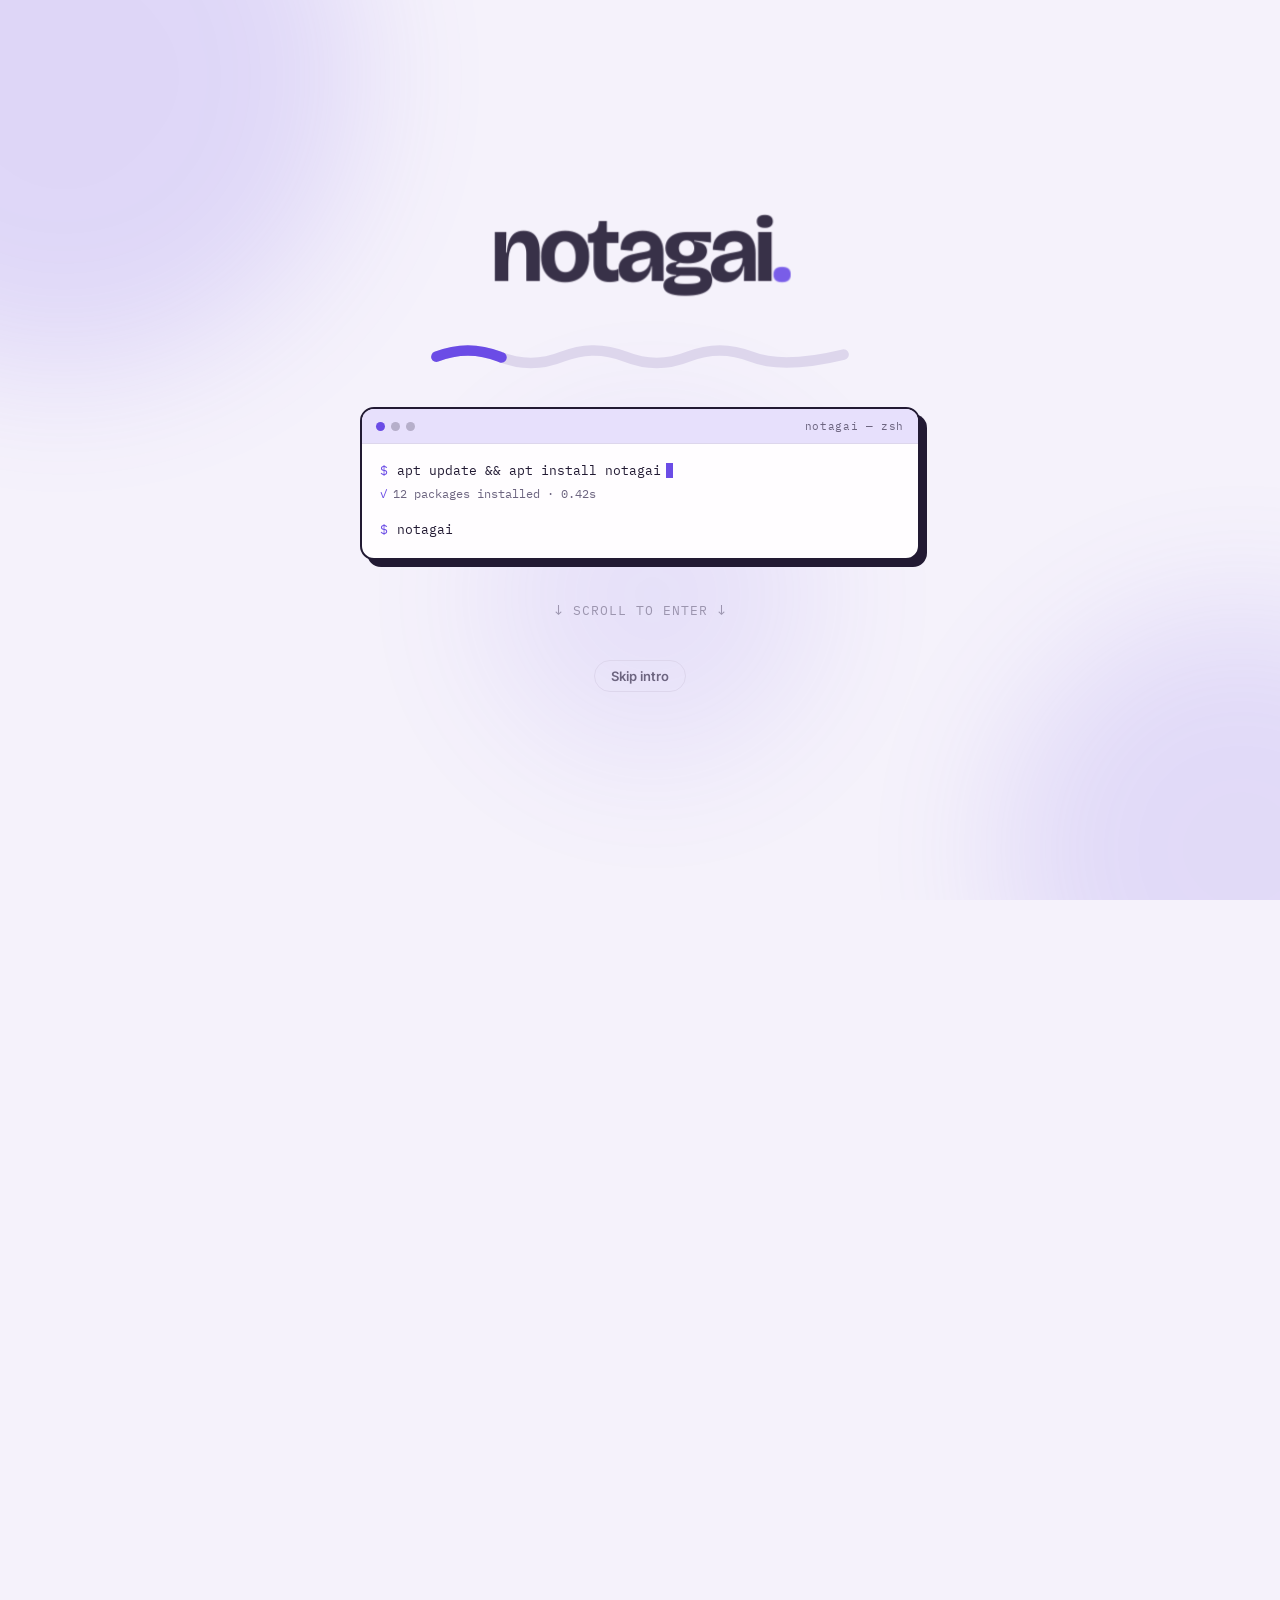
<file: index.html>
<!doctype html>
<html lang="en" class="intro-html">

<head>
  <meta charset="utf-8">
  <meta name="viewport" content="width=device-width,initial-scale=1">
  <title>Notagai</title>
  <meta name="description" content="Notagai: student developer building software, games, and experiments.">
  <meta name="theme-color" content="#f5f2fb">
  <meta property="og:title" content="Notagai">
  <meta property="og:description" content="Notagai: student developer building software, games, and experiments.">
  <script>document.documentElement.classList.add("intro-js")</script>
  <link rel="icon" href="favicon.svg" type="image/svg+xml">
  <link rel="preconnect" href="https://fonts.googleapis.com">
  <link rel="preconnect" href="https://fonts.gstatic.com" crossorigin>
  <link
    href="https://fonts.googleapis.com/css2?family=Bricolage+Grotesque:opsz,wght@12..96,500;12..96,700&family=IBM+Plex+Mono&family=Inter:wght@400;600&display=swap"
    rel="stylesheet">
  <link rel="stylesheet" href="styles.css">
  <link rel="prefetch" href="home.html">
  <script src="intro.js" defer></script>
  <script src="bujiji.js" defer></script>
</head>

<body class="intro-page">
  <main class="intro" id="intro">
    <div class="intro-bg" aria-hidden="true">
      <span class="blob b1"></span>
      <span class="blob b2"></span>
      <span class="blob b3"></span>
    </div>
    <div class="intro-stage">
      <h1 class="intro-word">
        <span class="sr-only">notagai.</span>
        <span class="intro-letters" aria-hidden="true"><span style="--i:0">n</span><span style="--i:1">o</span><span
            style="--i:2">t</span><span style="--i:3">a</span><span style="--i:4">g</span><span
            style="--i:5">a</span><span style="--i:6">i</span><span class="dot" style="--i:7">.</span></span>
      </h1>
      <svg class="intro-squiggle" viewBox="0 0 200 12" preserveAspectRatio="xMidYMid meet" aria-hidden="true">
        <path class="track" d="M3 7 Q 18 1 33 7 T 63 7 T 93 7 T 123 7 T 153 7 T 197 6" />
        <path class="draw" pathLength="100" d="M3 7 Q 18 1 33 7 T 63 7 T 93 7 T 123 7 T 153 7 T 197 6" />
      </svg>
      <div class="intro-term" aria-hidden="true">
        <div class="intro-term-bar">
          <span class="intro-dots"><i></i><i></i><i></i></span>
          <span class="intro-term-title">notagai — zsh</span>
        </div>
        <p class="intro-term-line"><span class="intro-prompt">$</span><span class="intro-term-cmd">apt update &amp;&amp; apt install notagai</span><span class="intro-caret"></span></p>
        <p class="intro-term-note"><span class="intro-tick">✓</span>12 packages installed · 0.42s</p>
      </div>
      <div class="intro-cue" aria-hidden="true"><span class="arrow">↓</span> scroll to enter <span class="arrow">↓</span></div>
      <a class="intro-skip" href="home.html">Skip intro</a>
    </div>
  </main>
</body>

</html>
</file>
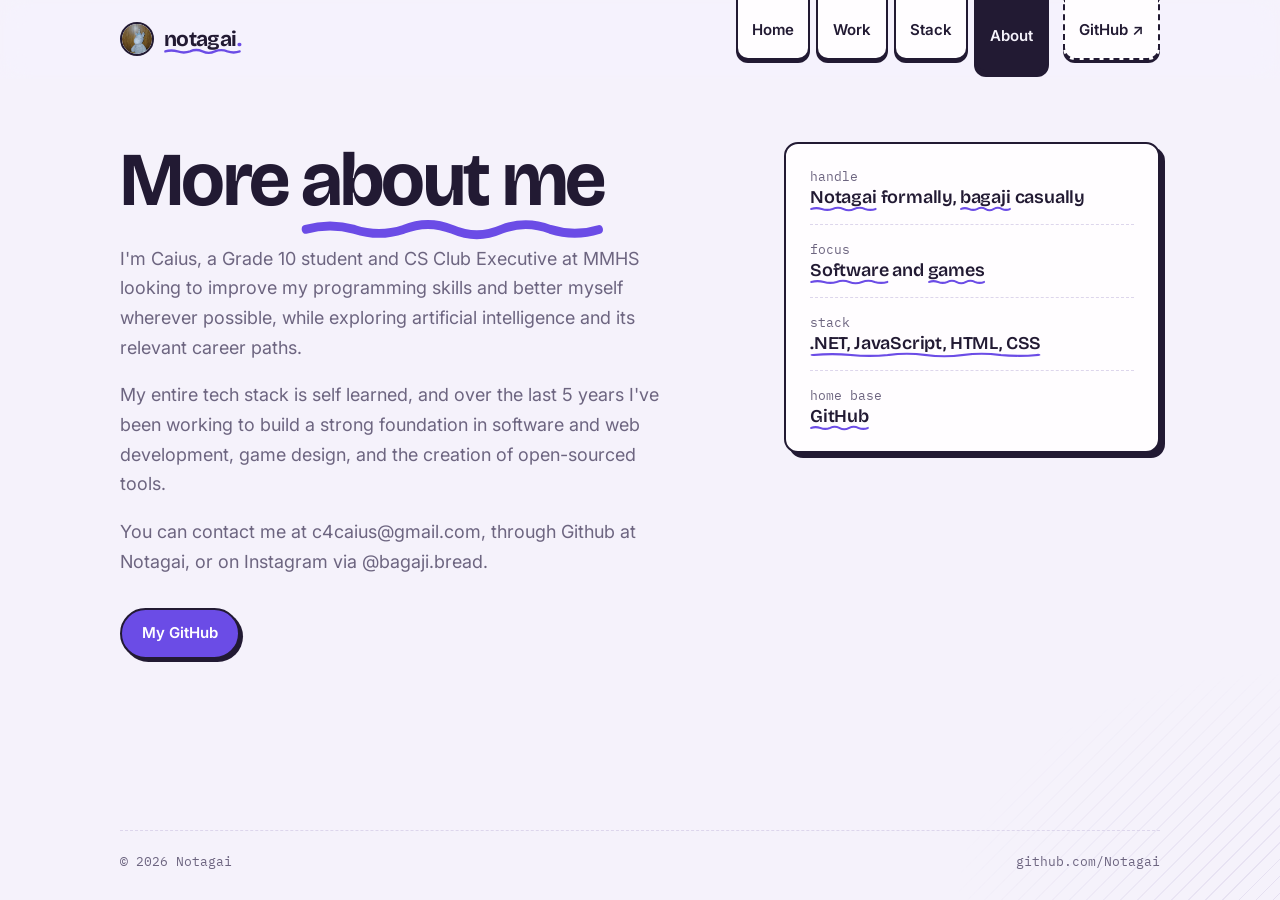
<file: about.html>
<!doctype html>
<html lang="en">
<head>
<meta charset="utf-8">
<meta name="viewport" content="width=device-width,initial-scale=1">
<title>About · Notagai</title>
<meta name="description" content="About Notagai, a student developer who likes useful and ridiculous projects.">
<meta name="theme-color" content="#f5f2fb">
<meta property="og:title" content="About · Notagai">
<meta property="og:description" content="About Notagai, a student developer who likes useful and ridiculous projects.">
<script>document.documentElement.classList.add("nav-js")</script>
<link rel="icon" href="favicon.svg" type="image/svg+xml">
<link rel="preconnect" href="https://fonts.googleapis.com"><link rel="preconnect" href="https://fonts.gstatic.com" crossorigin><link href="https://fonts.googleapis.com/css2?family=Bricolage+Grotesque:opsz,wght@12..96,500;12..96,700&family=IBM+Plex+Mono&family=Inter:wght@400;600&display=swap" rel="stylesheet">
<link rel="stylesheet" href="styles.css">
<script src="scrollbar.js" defer></script>
<script src="nav.js" defer></script>
<script src="squiggle.js" defer></script>
</head>
<body>
<header class="site-header">
  <div class="wrap nav">
    <a class="wordmark" href="home.html" aria-label="Notagai home">
      <img src="favicon.png" alt="">
      <span class="squiggle wm-squiggle">notagai<span class="dot">.</span><svg viewBox="0 0 200 12" preserveAspectRatio="none" aria-hidden="true"><path d="M3 7 Q 18 1 33 7 T 63 7 T 93 7 T 123 7 T 153 7 T 197 6"/></svg></span>
    </a>
    <button class="nav-toggle" type="button" aria-expanded="false" aria-controls="site-nav" aria-label="Open menu"><span></span><span></span><span></span></button>
    <nav class="tabs" id="site-nav" aria-label="Main">
      <a href="home.html">Home</a>
      <a href="work.html">Work</a>
      <a href="stack.html">Stack</a>
      <a href="about.html" class="active" aria-current="page">About</a>
      <a class="github-link" href="https://github.com/Notagai" target="_blank" rel="noopener noreferrer">GitHub ↗</a>
    </nav>
  </div>
</header>
<main class="wrap page about">
  <section>
    <h1>More <span class="squiggle">about me<svg viewBox="0 0 200 12" preserveAspectRatio="none" aria-hidden="true"><path d="M3 7 Q 18 1 33 7 T 63 7 T 93 7 T 123 7 T 153 7 T 197 6"/></svg></span></h1>
    <p>I'm Caius, a Grade 10 student and CS Club Executive at MMHS looking to improve my programming skills and better myself wherever possible, while exploring artificial intelligence and its relevant career paths.</p>
    <p>My entire tech stack is self learned, and over the last 5 years I've been working to build a strong foundation in software and web development, game design, and the creation of open-sourced tools.</p>
    <p>You can contact me at c4caius@gmail.com, through Github at Notagai, or on Instagram via @bagaji.bread.</p>
    <div class="actions"><a class="button" href="https://github.com/Notagai" target="_blank" rel="noopener noreferrer">My GitHub</a></div>
  </section>
  <dl class="facts">
    <div><dt>handle</dt><dd><span class="squiggle">Notagai<svg viewBox="0 0 200 12" preserveAspectRatio="none" aria-hidden="true"><path d="M3 7 Q 18 1 33 7 T 63 7 T 93 7 T 123 7 T 153 7 T 197 6"/></svg></span> formally, <span class="squiggle">bagaji<svg viewBox="0 0 200 12" preserveAspectRatio="none" aria-hidden="true"><path d="M3 7 Q 18 1 33 7 T 63 7 T 93 7 T 123 7 T 153 7 T 197 6"/></svg></span> casually</dd></div>
    <div><dt>focus</dt><dd><span class="squiggle">Software<svg viewBox="0 0 200 12" preserveAspectRatio="none" aria-hidden="true"><path d="M3 7 Q 18 1 33 7 T 63 7 T 93 7 T 123 7 T 153 7 T 197 6"/></svg></span> and <span class="squiggle">games<svg viewBox="0 0 200 12" preserveAspectRatio="none" aria-hidden="true"><path d="M3 7 Q 18 1 33 7 T 63 7 T 93 7 T 123 7 T 153 7 T 197 6"/></svg></span></dd></div>
    <div><dt>stack</dt><dd><span class="squiggle">.NET, JavaScript, HTML, CSS<svg viewBox="0 0 200 12" preserveAspectRatio="none" aria-hidden="true"><path d="M3 7 Q 18 1 33 7 T 63 7 T 93 7 T 123 7 T 153 7 T 197 6"/></svg></span></dd></div>
    <div><dt>home base</dt><dd><span class="squiggle">GitHub<svg viewBox="0 0 200 12" preserveAspectRatio="none" aria-hidden="true"><path d="M3 7 Q 18 1 33 7 T 63 7 T 93 7 T 123 7 T 153 7 T 197 6"/></svg></span></dd></div>
  </dl>
</main>
<footer class="wrap footer">
  <span>© 2026 Notagai</span>
  <a href="https://github.com/Notagai" target="_blank" rel="noopener noreferrer">github.com/Notagai</a>
</footer>
</body>
</html>
</file>
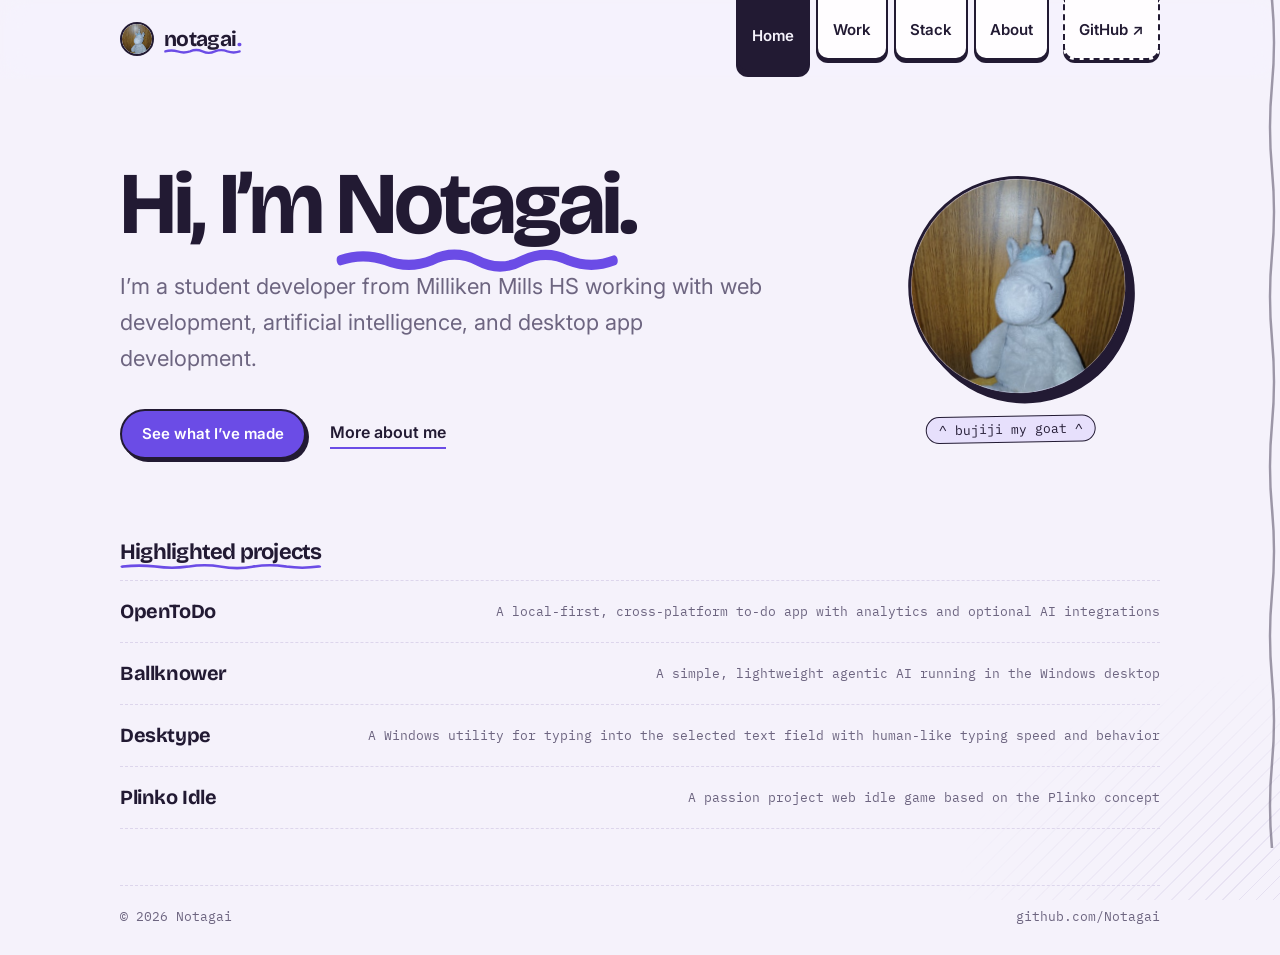
<file: home.html>
<!doctype html>
<html lang="en">

<head>
  <meta charset="utf-8">
  <meta name="viewport" content="width=device-width,initial-scale=1">
  <title>Home · Notagai</title>
  <meta name="description" content="Notagai: student developer building software, games, and experiments.">
  <meta name="theme-color" content="#f5f2fb">
  <meta property="og:title" content="Home · Notagai">
  <meta property="og:description" content="Notagai: student developer building software, games, and experiments.">
  <script>document.documentElement.classList.add("nav-js")</script>
  <link rel="icon" href="favicon.svg" type="image/svg+xml">
  <link rel="preconnect" href="https://fonts.googleapis.com">
  <link rel="preconnect" href="https://fonts.gstatic.com" crossorigin>
  <link
    href="https://fonts.googleapis.com/css2?family=Bricolage+Grotesque:opsz,wght@12..96,500;12..96,700&family=IBM+Plex+Mono&family=Inter:wght@400;600&display=swap"
    rel="stylesheet">
  <link rel="stylesheet" href="styles.css">
  <script src="scrollbar.js" defer></script>
  <script src="nav.js" defer></script>
  <script src="squiggle.js" defer></script>
  <script src="spin.js" defer></script>
</head>

<body>
  <header class="site-header">
    <div class="wrap nav">
      <a class="wordmark" href="home.html" aria-label="Notagai home">
        <img src="favicon.png" alt="">
        <span class="squiggle wm-squiggle">notagai<span class="dot">.</span><svg viewBox="0 0 200 12" preserveAspectRatio="none" aria-hidden="true"><path d="M3 7 Q 18 1 33 7 T 63 7 T 93 7 T 123 7 T 153 7 T 197 6"/></svg></span>
      </a>
      <button class="nav-toggle" type="button" aria-expanded="false" aria-controls="site-nav"
        aria-label="Open menu"><span></span><span></span><span></span></button>
      <nav class="tabs" id="site-nav" aria-label="Main">
        <a href="home.html" class="active" aria-current="page">Home</a>
        <a href="work.html">Work</a>
        <a href="stack.html">Stack</a>
        <a href="about.html">About</a>
        <a class="github-link" href="https://github.com/Notagai" target="_blank" rel="noopener noreferrer">GitHub ↗</a>
      </nav>
    </div>
  </header>
  <main class="wrap">
    <section class="hero">
      <div>
        <h1>Hi, I’m <span class="squiggle">Notagai<svg viewBox="0 0 200 12" preserveAspectRatio="none"
              aria-hidden="true">
              <path d="M3 7 Q 18 1 33 7 T 63 7 T 93 7 T 123 7 T 153 7 T 197 6" />
            </svg></span>.</h1>
        <p class="lede">I’m a student developer from Milliken Mills HS working with web development, artificial
          intelligence, and desktop app development.</p>
        <div class="actions">
          <a class="button" href="work.html">See what I’ve made</a>
          <a class="text-link" href="about.html">More about me</a>
        </div>
      </div>
      <div class="sticker">
        <div class="photo"><img src="favicon.png" alt="Notagai logo"></div>
        <span class="tag">^ bujiji my goat ^</span>
      </div>
    </section>
    <section class="recent" aria-labelledby="r">
      <h2 id="r"><span class="squiggle">Highlighted projects<svg viewBox="0 0 200 12" preserveAspectRatio="none"
            aria-hidden="true">
            <path d="M3 7 Q 18 1 33 7 T 63 7 T 93 7 T 123 7 T 153 7 T 197 6" />
          </svg></span></h2>
      <ul>
        <li><a href="https://github.com/Notagai/OpenToDo" target="_blank" rel="noopener noreferrer"><strong>OpenToDo</strong><span>A local-first, cross-platform
              to-do app with analytics and optional AI integrations</span></a></li>
        <li><a href="https://ballknower.notagai.com" target="_blank" rel="noopener noreferrer"><strong>Ballknower</strong><span>A simple, lightweight agentic AI
              running in the Windows desktop</span></a></li>
        <li><a href="https://github.com/Notagai/Desktype" target="_blank" rel="noopener noreferrer"><strong>Desktype</strong><span>A Windows utility for typing
              into the selected text field with human-like typing speed and behavior</span></a></li>
        </span></a></li>
        <li><a href="https://plinko.notagai.com" target="_blank" rel="noopener noreferrer"><strong>Plinko Idle</strong><span>A passion project web idle game based
              on the Plinko concept</span></a></li>
      </ul>
    </section>
  </main>
  <footer class="wrap footer">
    <span>© 2026 Notagai</span>
    <a href="https://github.com/Notagai" target="_blank" rel="noopener noreferrer">github.com/Notagai</a>
  </footer>
</body>

</html>
</file>
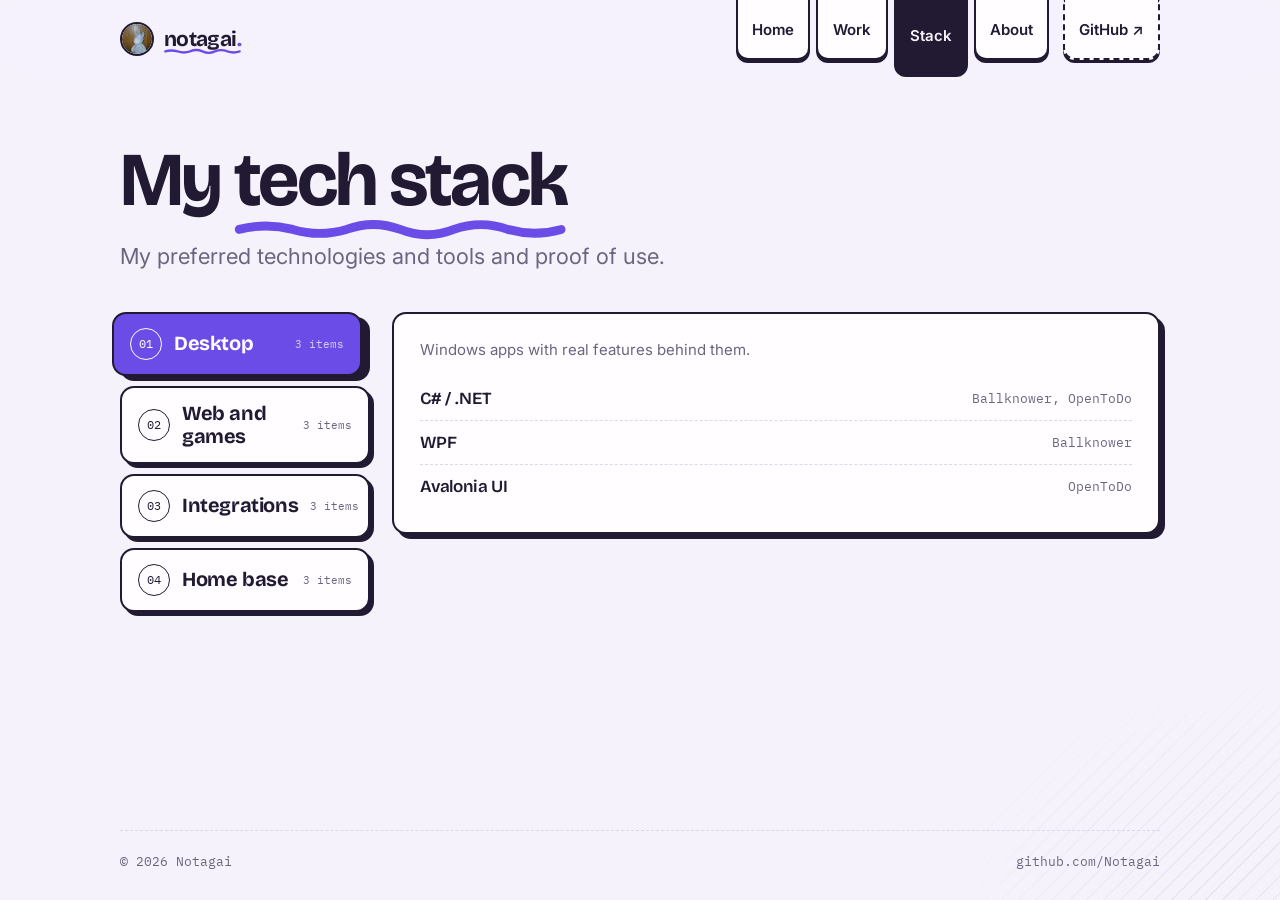
<file: stack.html>
<!doctype html>
<html lang="en">

<head>
  <meta charset="utf-8">
  <meta name="viewport" content="width=device-width,initial-scale=1">
  <title>Stack · Notagai</title>
  <meta name="description" content="The languages, tools, and platforms Notagai builds with.">
  <meta name="theme-color" content="#f5f2fb">
  <meta property="og:title" content="Stack · Notagai">
  <meta property="og:description" content="The languages, tools, and platforms Notagai builds with.">
  <script>document.documentElement.classList.add("nav-js", "stack-js")</script>
  <link rel="icon" href="favicon.svg" type="image/svg+xml">
  <link rel="preconnect" href="https://fonts.googleapis.com">
  <link rel="preconnect" href="https://fonts.gstatic.com" crossorigin>
  <link
    href="https://fonts.googleapis.com/css2?family=Bricolage+Grotesque:opsz,wght@12..96,500;12..96,700&family=IBM+Plex+Mono&family=Inter:wght@400;600&display=swap"
    rel="stylesheet">
  <link rel="stylesheet" href="styles.css">
  <script src="scrollbar.js" defer></script>
  <script src="nav.js" defer></script>
  <script src="squiggle.js" defer></script>
  <script src="stack-tabs.js" defer></script>
</head>

<body class="stack-page">
  <header class="site-header">
    <div class="wrap nav">
      <a class="wordmark" href="home.html" aria-label="Notagai home">
        <img src="favicon.png" alt="">
        <span class="squiggle wm-squiggle">notagai<span class="dot">.</span><svg viewBox="0 0 200 12"
            preserveAspectRatio="none" aria-hidden="true">
            <path d="M3 7 Q 18 1 33 7 T 63 7 T 93 7 T 123 7 T 153 7 T 197 6" />
          </svg></span>
      </a>
      <button class="nav-toggle" type="button" aria-expanded="false" aria-controls="site-nav"
        aria-label="Open menu"><span></span><span></span><span></span></button>
      <nav class="tabs" id="site-nav" aria-label="Main">
        <a href="home.html">Home</a>
        <a href="work.html">Work</a>
        <a href="stack.html" class="active" aria-current="page">Stack</a>
        <a href="about.html">About</a>
        <a class="github-link" href="https://github.com/Notagai" target="_blank" rel="noopener noreferrer">GitHub ↗</a>
      </nav>
    </div>
  </header>
  <main class="wrap page">
    <h1>My <span class="squiggle">tech stack<svg viewBox="0 0 200 12" preserveAspectRatio="none" aria-hidden="true">
          <path d="M3 7 Q 18 1 33 7 T 63 7 T 93 7 T 123 7 T 153 7 T 197 6" />
        </svg></span></h1>
    <p class="lede">My preferred technologies and tools and proof of use.</p>

    <div class="stack-shell">
      <div class="stack-rail" role="tablist" aria-label="Tech stack" aria-orientation="vertical">
        <button class="stack-tab" type="button" role="tab" id="stack-tab-1" aria-selected="true"
          aria-controls="stack-panel-1" tabindex="0">
          <span class="stack-tab-index" aria-hidden="true">01</span>
          <span class="stack-tab-title">Desktop</span>
          <span class="stack-tab-count"></span>
        </button>
        <button class="stack-tab" type="button" role="tab" id="stack-tab-2" aria-selected="false"
          aria-controls="stack-panel-2" tabindex="-1">
          <span class="stack-tab-index" aria-hidden="true">02</span>
          <span class="stack-tab-title">Web and games</span>
          <span class="stack-tab-count"></span>
        </button>
        <button class="stack-tab" type="button" role="tab" id="stack-tab-3" aria-selected="false"
          aria-controls="stack-panel-3" tabindex="-1">
          <span class="stack-tab-index" aria-hidden="true">03</span>
          <span class="stack-tab-title">Integrations</span>
          <span class="stack-tab-count"></span>
        </button>
        <button class="stack-tab" type="button" role="tab" id="stack-tab-4" aria-selected="false"
          aria-controls="stack-panel-4" tabindex="-1">
          <span class="stack-tab-index" aria-hidden="true">04</span>
          <span class="stack-tab-title">Home base</span>
          <span class="stack-tab-count"></span>
        </button>
      </div>

      <div class="stack-panels">
        <section class="stack-panel is-active" id="stack-panel-1" role="tabpanel" aria-labelledby="stack-tab-1"
          tabindex="0">
          <p>Windows apps with real features behind them.</p>
          <ul>
            <li><strong>C# / .NET</strong><span>Ballknower, OpenToDo</span></li>
            <li><strong>WPF</strong><span>Ballknower</span></li>
            <li><strong>Avalonia UI</strong><span>OpenToDo</span></li>
          </ul>
        </section>
        <section class="stack-panel" id="stack-panel-2" role="tabpanel" aria-labelledby="stack-tab-2" tabindex="0">
          <p>Browser games with no framework in the way.</p>
          <ul>
            <li><strong>JavaScript</strong><span>All projects have documentation sites</span></li>
            <li><strong>HTML</strong><span>All projects have documentation sites</span></li>
            <li><strong>CSS</strong><span>All projects have documentation sites</span></li>
          </ul>
        </section>
        <section class="stack-panel" id="stack-panel-3" role="tabpanel" aria-labelledby="stack-tab-3" tabindex="0">
          <p>Connecting projects to things people already use.</p>
          <ul>
            <li><strong>AI assistants &amp; APIs</strong><span>Ballknower, OpenToDo</span></li>
            <li><strong>Google integrations</strong><span>Ballknower, OpenToDo</span></li>
            <li><strong>Windows API integration</strong><span>Desktype</span></li>
          </ul>
        </section>
        <section class="stack-panel" id="stack-panel-4" role="tabpanel" aria-labelledby="stack-tab-4" tabindex="0">
          <p>Where the code lives and this site is served from.</p>
          <ul>
            <li><strong>Git and GitHub</strong><span>Every project</span></li>
            <li><strong>Web deployment</strong><span>Most projects have sites</span></li>
            <li><strong>Desktop deployment</strong><span>OpenToDo, Desktype, Ballknower</span></li>
          </ul>
        </section>
      </div>
    </div>
  </main>
  <footer class="wrap footer">
    <span>© 2026 Notagai</span>
    <a href="https://github.com/Notagai" target="_blank" rel="noopener noreferrer">github.com/Notagai</a>
  </footer>
</body>

</html>
</file>
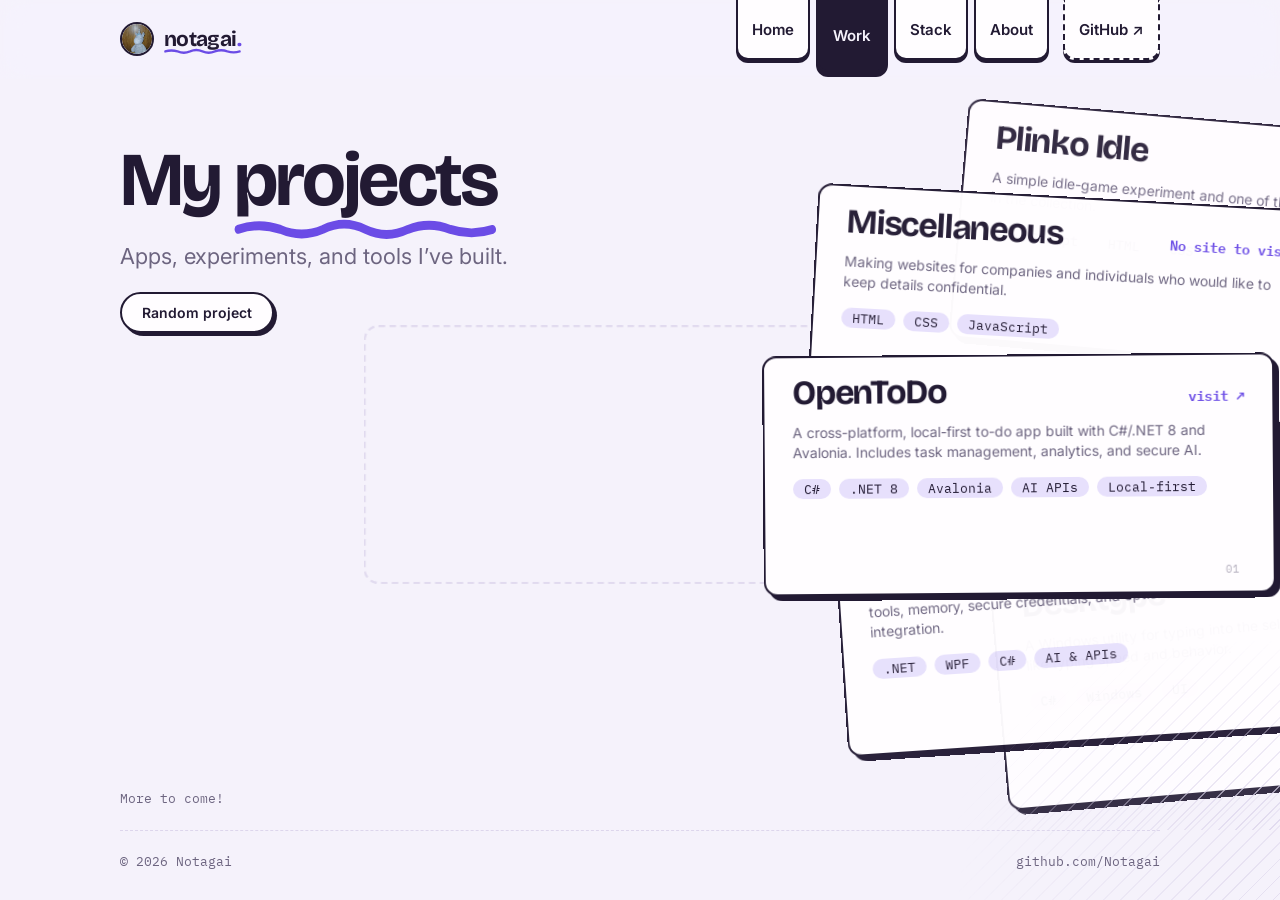
<file: work.html>
<!doctype html>
<html lang="en">

<head>
  <meta charset="utf-8">
  <meta name="viewport" content="width=device-width,initial-scale=1">
  <title>Work · Notagai</title>
  <meta name="description" content="Projects by Notagai: Ballknower, Boba Game, Plinko Idle and more.">
  <meta name="theme-color" content="#f5f2fb">
  <meta property="og:title" content="Work · Notagai">
  <meta property="og:description" content="Projects by Notagai: Ballknower, Boba Game, Plinko Idle and more.">
  <script>document.documentElement.classList.add("nav-js")</script>
  <link rel="icon" href="favicon.svg" type="image/svg+xml">
  <link rel="preconnect" href="https://fonts.googleapis.com">
  <link rel="preconnect" href="https://fonts.gstatic.com" crossorigin>
  <link
    href="https://fonts.googleapis.com/css2?family=Bricolage+Grotesque:opsz,wght@12..96,500;12..96,700&family=IBM+Plex+Mono&family=Inter:wght@400;600&display=swap"
    rel="stylesheet">
  <link rel="stylesheet" href="styles.css">
  <script src="scrollbar.js" defer></script>
  <script src="nav.js" defer></script>
  <script src="squiggle.js" defer></script>
  <script src="work-carousel.js" defer></script>
</head>

<body class="work-page">
  <header class="site-header">
    <div class="wrap nav">
      <a class="wordmark" href="home.html" aria-label="Notagai home">
        <img src="favicon.png" alt="">
        <span class="squiggle wm-squiggle">notagai<span class="dot">.</span><svg viewBox="0 0 200 12" preserveAspectRatio="none" aria-hidden="true"><path d="M3 7 Q 18 1 33 7 T 63 7 T 93 7 T 123 7 T 153 7 T 197 6"/></svg></span>
      </a>
      <button class="nav-toggle" type="button" aria-expanded="false" aria-controls="site-nav"
        aria-label="Open menu"><span></span><span></span><span></span></button>
      <nav class="tabs" id="site-nav" aria-label="Main">
        <a href="home.html">Home</a>
        <a href="work.html" class="active" aria-current="page">Work</a>
        <a href="stack.html">Stack</a>
        <a href="about.html">About</a>
        <a class="github-link" href="https://github.com/Notagai" target="_blank" rel="noopener noreferrer">GitHub ↗</a>
      </nav>
    </div>
  </header>
  <main class="wrap page">
    <div class="work-head">
      <h1>My <span class="squiggle">projects<svg viewBox="0 0 200 12" preserveAspectRatio="none" aria-hidden="true">
            <path d="M3 7 Q 18 1 33 7 T 63 7 T 93 7 T 123 7 T 153 7 T 197 6" />
          </svg></span></h1>
      <p class="lede">Apps, experiments, and tools I’ve built. </p>
      <button class="deck-random" type="button">Random project</button>
    </div>
    <div class="deck-wrap">
      <div class="deck" id="project-deck">
        <a class="project deck-card" href="https://github.com/Notagai/OpenToDo" target="_blank" rel="noopener noreferrer" data-title="OpenToDo">
          <div class="project-head">
            <h2>OpenToDo</h2><span class="go">visit ↗</span>
          </div>
          <p>A cross-platform, local-first to-do app built with C#/.NET 8 and Avalonia. Includes task management,
            analytics, and secure AI.</p>
          <div class="chips"><span class="chip">C#</span><span class="chip">.NET 8</span><span
              class="chip">Avalonia</span><span class="chip">AI APIs</span><span class="chip">Local-first</span></div>
          <span class="deck-cue" aria-hidden="true">click again to visit ↗</span>
        </a>
        <a class="project deck-card" href="https://ballknower.notagai.com" target="_blank" rel="noopener noreferrer" data-title="Ballknower">
          <div class="project-head">
            <h2>Ballknower</h2><span class="go">visit ↗</span>
          </div>
          <p>Windows desktop AI assistant built with WPF and .NET, with local tools, memory, secure credentials, and
            optional Google Drive integration.</p>
          <div class="chips"><span class="chip">.NET</span><span class="chip">WPF</span><span class="chip">C#</span><span
              class="chip">AI & APIs</span></div>
          <span class="deck-cue" aria-hidden="true">click again to visit ↗</span>
        </a>
        <a class="project deck-card" href="https://github.com/Notagai/Desktype" target="_blank" rel="noopener noreferrer" data-title="Desktype">
          <div class="project-head">
            <h2>Desktype</h2><span class="go">visit ↗</span>
          </div>
          <p>A Windows utility for typing into the selected text field with human-like typing speed and behavior.</p>
          <div class="chips"><span class="chip">C#</span><span class="chip">Windows</span><span class="chip">UI</span>
          </div>
          <span class="deck-cue" aria-hidden="true">click again to visit ↗</span>
        </a>
        <div class="project deck-card" data-title="MMHS CS Club Website">
          <div class="project-head">
            <h2>MMHS CS Club Website</h2><span class="go">No site yet</span>
          </div>
          <p>Made the official website and landing page for the MMHS Computer Studies Club.</p>
          <div class="chips"><span class="chip">HTML</span><span class="chip">CSS</span><span
              class="chip">JavaScript</span></div>
          <span class="deck-cue" aria-hidden="true">no site to visit</span>
        </div>
        <a class="project deck-card" href="https://icdstudy.notagai.com" target="_blank" rel="noopener noreferrer" data-title="ICD201 Study Guide">
          <div class="project-head">
            <h2>ICD201 Study Guide</h2><span class="go">visit ↗</span>
          </div>
          <p>A compact study-guide project for keeping course material organized and useful.</p>
          <div class="chips"><span class="chip">JavaScript</span><span class="chip">HTML</span><span
              class="chip">CSS</span></div>
          <span class="deck-cue" aria-hidden="true">click again to visit ↗</span>
        </a>
        <a class="project deck-card" href="https://boba.notagai.com" target="_blank" rel="noopener noreferrer" data-title="Boba Game">
          <div class="project-head">
            <h2>Boba Game</h2><span class="go">visit ↗</span>
          </div>
          <p>A JavaScript boba-shop game with quests, easter eggs, and a growing roadmap of upgrades and systems.</p>
          <div class="chips"><span class="chip">JavaScript</span><span class="chip">HTML</span><span
              class="chip">CSS</span><span class="chip status">deprecated</span></div>
          <span class="deck-cue" aria-hidden="true">click again to visit ↗</span>
        </a>
        <a class="project deck-card" href="https://plinko.notagai.com" target="_blank" rel="noopener noreferrer" data-title="Plinko Idle">
          <div class="project-head">
            <h2>Plinko Idle</h2><span class="go">visit ↗</span>
          </div>
          <p>A simple idle-game experiment and one of the earlier game projects in the collection.</p>
          <div class="chips"><span class="chip">JavaScript</span><span class="chip">HTML</span><span
              class="chip">CSS</span></div>
          <span class="deck-cue" aria-hidden="true">click again to visit ↗</span>
        </a>
        <div class="project deck-card" data-title="Miscellaneous">
          <div class="project-head">
            <h2>Miscellaneous</h2><span class="go">No site to visit</span>
          </div>
          <p>Making websites for companies and individuals who would like to keep details confidential.</p>
          <div class="chips"><span class="chip">HTML</span><span class="chip">CSS</span><span
              class="chip">JavaScript</span></div>
          <span class="deck-cue" aria-hidden="true">no site to visit</span>
        </div>
      </div>
      <div class="deck-hatch" aria-hidden="true"></div>
      <p class="deck-hint"><span>wheel to spin the deck</span><span>hover a card to focus it</span><span>click to pull it out</span><span>click again to visit</span></p>
    </div>
    <p class="deck-more">More to come!</p>
  </main>
  <footer class="wrap footer">
    <span>© 2026 Notagai</span>
    <a href="https://github.com/Notagai" target="_blank" rel="noopener noreferrer">github.com/Notagai</a>
  </footer>
</body>

</html>
</file>
<file: styles.css>
/* notagai.dev: taro milk tea palette, Bricolage Grotesque + Plex Mono */
:root{
  --bg:#f5f2fb; --card:#fffdff; --ink:#221a33; --muted:#6d6580; --line:#ddd6ec;
  --accent:#6b4ce6; --accent-soft:#e7e0fc; --pearl:#3b2a24; --shadow:#221a33; --glow:rgba(107,76,230,.45); --glass:rgba(245,242,251,.55);
  --max:1040px; --r:14px;
  --display:"Bricolage Grotesque",ui-sans-serif,system-ui,sans-serif;
  --body:"Inter",ui-sans-serif,-apple-system,"Segoe UI",Roboto,sans-serif;
  --mono:"IBM Plex Mono",ui-monospace,Menlo,monospace;
}
@media(prefers-color-scheme:dark){:root{
  --bg:#17121f; --card:#201a2c; --ink:#efeafa; --muted:#a79fba; --line:#352c47;
  --accent:#a18bff; --accent-soft:#2c2347; --pearl:#d9c7b8; --shadow:#000; --glow:rgba(161,139,255,.5); --glass:rgba(23,18,31,.55);
}}
*{box-sizing:border-box}
html{scroll-behavior:smooth;scroll-padding-top:96px}
body{margin:0;min-height:100dvh;display:flex;flex-direction:column;background:var(--bg);color:var(--ink);font:16px/1.65 var(--body);-webkit-font-smoothing:antialiased}
a{color:inherit;text-decoration:none}
:focus-visible{outline:3px solid var(--accent);outline-offset:3px;border-radius:6px}
::selection{background:var(--accent);color:#fff}
.wrap{width:min(calc(100% - 40px),var(--max));margin-inline:auto}
main{flex:1}

/* header */
.site-header{position:sticky;top:0;z-index:40;padding:22px 0;background:var(--glass);-webkit-backdrop-filter:blur(14px) saturate(180%);backdrop-filter:blur(14px) saturate(180%);border-bottom:1px solid transparent;transition:background .3s ease,border-color .3s ease,box-shadow .3s ease}
.site-header.scrolled{border-bottom-color:var(--line);box-shadow:0 6px 22px rgba(34,26,51,.10)}
.nav{display:flex;align-items:center;justify-content:space-between;gap:16px}
.wordmark{display:flex;align-items:center;gap:10px;font:700 21px var(--display);letter-spacing:-.03em}
.wordmark img{width:34px;height:34px;border-radius:50%;border:2px solid var(--ink)}
.wordmark .dot{color:var(--accent)}
/* the wordmark carries its own squiggle (drawn and animated by squiggle.js) */
.wm-squiggle{display:inline-block;line-height:1.05}   /* keeps the squiggle tight under the text */
.wm-squiggle svg{bottom:-.14em;height:.24em}
.wm-squiggle path{stroke-width:4.5}
.tabs{display:flex;align-items:center;gap:4px;font-size:15px}
.tabs a{padding:6px 13px;border-radius:99px;transition:background .15s}
.tabs a:hover{background:transparent;box-shadow:0 0 20px var(--glow),0 0 0 1px var(--accent-soft);text-shadow:0 0 12px var(--glow)}
.tabs a.active{background:var(--ink);color:var(--bg)}
.tabs .github-link{margin-left:6px;border:1.5px solid var(--ink)}
.tabs .github-link:hover{background:var(--accent);border-color:var(--accent);color:#fff}

/* type */
h1,h2,h3{font-family:var(--display);margin:0;letter-spacing:-.035em;line-height:1.02;font-weight:700}
h1{font-size:clamp(44px,8vw,88px)}
.lede{font-size:clamp(18px,2.2vw,22px);color:var(--muted);max-width:30em;margin:18px 0 0}
.squiggle{position:relative;white-space:nowrap}
.squiggle svg{position:absolute;left:0;bottom:-.16em;width:100%;height:.28em;overflow:visible}
.squiggle path{fill:none;stroke:var(--accent);stroke-width:5;stroke-linecap:round}
/* draw-in: only applied once JS tags the squiggle, so no-JS keeps it visible */
.squiggle.sq-js svg path{stroke-dasharray:100;stroke-dashoffset:100;transition:stroke-dashoffset .9s cubic-bezier(.2,.7,.2,1)}
.squiggle.sq-js.in svg path{stroke-dashoffset:0}
.note{font:13px/1.5 var(--mono);color:var(--muted)}

/* buttons */
.button{display:inline-block;padding:11px 20px;border:2px solid var(--ink);border-radius:99px;background:var(--accent);color:#fff;font-weight:600;font-size:15px;box-shadow:3px 3px 0 var(--shadow);transition:transform .12s,box-shadow .12s}
.button:hover{transform:translate(2px,2px);box-shadow:1px 1px 0 var(--shadow)}
.text-link{font-weight:600;border-bottom:2px solid var(--accent);padding-bottom:1px}
.text-link:hover{color:var(--accent)}
.actions{display:flex;align-items:center;gap:24px;flex-wrap:wrap;margin-top:32px}

/* home */
.hero{display:grid;grid-template-columns:1.4fr .6fr;gap:clamp(32px,7vw,96px);align-items:center;padding:clamp(40px,9vh,96px) 0 clamp(32px,6vh,64px)}
.sticker{justify-self:center;text-align:center;transform:rotate(3deg)}
.sticker .photo{width:min(220px,50vw);aspect-ratio:1;border-radius:50%;overflow:hidden;border:3px solid var(--ink);box-shadow:7px 7px 0 var(--shadow);background:var(--accent-soft)}
.sticker img{width:100%;height:100%;object-fit:cover;display:block}
.sticker .tag{display:inline-block;margin-top:20px;padding:4px 12px;background:var(--accent-soft);border:1.5px solid var(--ink);border-radius:99px;font:13px var(--mono);transform:rotate(-4deg)}
.recent{position:relative;isolation:isolate;padding:28px 0 56px}
/* soft accent colour that fades out at the left/right edges of the section */
.recent li a::after{content:"";position:absolute;inset:-6px -16px;z-index:-1;border-radius:14px;background:radial-gradient(120% 240% at 0% 50%,var(--accent-soft),transparent 60%),radial-gradient(120% 240% at 100% 50%,var(--accent-soft),transparent 60%);-webkit-mask-image:linear-gradient(90deg,transparent,#000 12%,#000 88%,transparent);mask-image:linear-gradient(90deg,transparent,#000 12%,#000 88%,transparent);opacity:0;transition:opacity .3s ease}
.recent li a:hover::after,.recent li a:focus-visible::after{opacity:1}
.recent h2{font-size:22px;margin-bottom:16px}
.recent ul{list-style:none;margin:0;padding:0}
.recent li a{position:relative;display:flex;justify-content:space-between;gap:16px;padding:14px 0;border-top:1.5px dashed var(--line)}
.recent li:last-child a{border-bottom:1.5px dashed var(--line)}
.recent li strong{font-family:var(--display);font-size:20px;letter-spacing:-.02em}
.recent li span{color:var(--muted);font:13px var(--mono);align-self:center}
.recent li a:hover strong{color:var(--accent)}
.recent li a::before{content:"";position:absolute;left:-17px;top:50%;width:7px;height:7px;margin-top:-3.5px;border-radius:50%;background:var(--accent);transform:scale(0);transition:transform .2s ease}
.recent li a:hover::before{transform:scale(1)}

/* work */
.page{padding:clamp(32px,7vh,72px) 0 72px}
.page h1{font-size:clamp(44px,7vw,76px)}
.grid{display:grid;gap:22px;margin-top:40px}
.project{display:flex;flex-direction:column;gap:12px;padding:26px 28px;background:var(--card);border:2px solid var(--ink);border-radius:var(--r);box-shadow:5px 5px 0 var(--shadow);transition:transform .15s,box-shadow .15s}
.project:hover{transform:translate(-2px,-2px);box-shadow:8px 8px 0 var(--accent)}
.project:nth-child(even){transform:rotate(.25deg)}
.project:nth-child(even):hover{transform:translate(-2px,-2px) rotate(0)}
.project-head{display:flex;align-items:baseline;justify-content:space-between;gap:12px}
.project h2{font-size:clamp(26px,3.4vw,34px)}
.project .go{font:600 14px var(--mono);color:var(--accent);white-space:nowrap}
.project p{margin:0;color:var(--muted);max-width:60ch}
.chips{display:flex;flex-wrap:wrap;gap:8px;margin-top:4px}
.chip{padding:2px 11px;font:12.5px var(--mono);background:var(--accent-soft);border-radius:99px}
.chip.status{background:transparent;border:1.5px dashed var(--muted);color:var(--muted)}

/* projects deck: a normal list on phones, a fanned hand of cards on desktop */
.deck-wrap{margin-top:40px}
.deck{display:grid;gap:22px}
.deck-cue,.deck-hint{display:none}
.deck-more{text-align:center;margin:40px 0 0;color:var(--muted);font:13px var(--mono)}
.deck-random{display:none}
.deck-hatch{display:none}

@media(min-width:761px){
  /* The work page becomes a single screen: the wheel turns instead of the page,
     so nothing can scroll the deck out of view and no scrollbar gutter shows. */
  body.deck-locked{height:100dvh;overflow:hidden}
  body.deck-locked main.page{
    position:relative;display:flex;flex-direction:column;flex:1;min-height:0;
    width:100%;max-width:none;margin:0;padding:0;overflow:hidden;
  }
  /* The heading keeps its normal place at the top of the page... */
  body.deck-locked .work-head{
    position:relative;z-index:5;flex:none;pointer-events:none;
    width:min(calc(100% - 40px),var(--max));
    margin:clamp(32px,7vh,72px) auto 0;
  }
  /* the head floats over the wheel, so only its button takes the pointer */
  body.deck-locked .deck-random{
    display:inline-block;margin-top:18px;pointer-events:auto;
    padding:10px 20px;border:2px solid var(--ink);border-radius:99px;
    background:var(--card);color:var(--ink);font:600 14px var(--body);
    box-shadow:3px 3px 0 var(--shadow);cursor:pointer;
    transition:transform .12s,box-shadow .12s,background .15s,color .15s;
  }
  body.deck-locked .deck-random:hover{
    transform:translate(2px,2px);box-shadow:1px 1px 0 var(--shadow);
    background:var(--accent);color:#fff;
  }
  /* ...and the wheel takes the whole screen behind it, exactly as before, so
     the cards get the full height instead of only the space under the head. */
  .deck-wrap.deck-wide{
    position:absolute;inset:0;width:auto;height:100%;
    margin:0;padding:0;display:flex;flex-direction:column;
    overflow:hidden;overflow:clip;isolation:isolate;
  }
  body.deck-locked .deck-more{
    position:absolute;left:max(20px,calc((100% - var(--max)) / 2));
    bottom:clamp(12px,2.6vh,26px);
    margin:0;text-align:left;z-index:5;
  }
  .deck-live{
    position:relative;display:block;counter-reset:card;height:100%;
    flex:1;min-height:0;
    /* The ring's centre sits beyond the right edge; this box is the window
       that cards slide in and out of as the wheel turns. */
    overflow:hidden;
    overflow:clip;
    /* Keep the cards' z-indexes inside the stage so they never climb over
       the sticky header. */
    isolation:isolate;
  }
  /* dashed outline of the slot a pulled-out card occupies */
  .deck-slot{
    position:absolute;left:0;top:0;z-index:1;pointer-events:none;
    border:2px dashed var(--line);border-radius:var(--r);
    transform:translate3d(var(--ax,0px),var(--ay,0px),0) scale(1.08);
    opacity:0;transition:opacity .3s ease;
  }
  .deck-live:not(.has-active) .deck-slot{opacity:.85}
  /* the page's corner hatching, laid over the cards as they pass it */
  .deck-hatch{
    display:block;position:absolute;inset:0;z-index:200;pointer-events:none;
    background:repeating-linear-gradient(135deg,var(--line) 0 1.2px,transparent 1.2px 12px);
    -webkit-mask-image:radial-gradient(80% 80% at 100% 100%,#000 0,rgba(0,0,0,.5) 15%,transparent 32%);
    mask-image:radial-gradient(80% 80% at 100% 100%,#000 0,rgba(0,0,0,.5) 15%,transparent 32%);
    opacity:.85;
  }
  .deck-live .deck-card{
    counter-increment:card;
    position:absolute;left:0;top:0;
    width:clamp(380px,40vw,560px);height:clamp(240px,25vh,290px);margin:0;padding:18px 28px 48px;overflow:hidden;
    z-index:var(--z,1);
    transform-origin:50% 50%;
    transform:translate3d(var(--bx,0px),var(--by,0px),0) rotate(var(--br,0deg)) scale(1);
    opacity:var(--o,1);
    transition:transform .55s cubic-bezier(.16,1,.3,1),box-shadow .4s ease,border-color .3s ease,opacity .3s ease;
    will-change:transform;cursor:pointer;user-select:none;
    backface-visibility:hidden;
  }
  .deck-live .deck-card p{font-size:14px;line-height:1.45}
  .deck-live .deck-card::before{
    content:counter(card,decimal-leading-zero);
    position:absolute;bottom:15px;right:34px;
    font:11px var(--mono);color:var(--muted);opacity:.5;
  }
  .deck-live .deck-card:hover:not(.is-active){
    z-index:110;
    /* lift and straighten toward the pointer, keeping the card under it */
    transform:translate3d(var(--bx,0px),calc(var(--by,0px) - 10px),0) rotate(var(--bh,0deg)) scale(1.035);
    box-shadow:9px 11px 0 var(--accent),0 26px 55px rgba(34,26,51,.18);
    transition-duration:.28s,.35s,.3s;
    user-select:text;
  }
  .deck-live .deck-card:focus-visible:not(.is-active){
    z-index:110;
    transform:translate3d(var(--bx,0px),calc(var(--by,0px) - 10px),0) rotate(var(--bh,0deg)) scale(1.035);
    box-shadow:9px 11px 0 var(--accent),0 26px 55px rgba(34,26,51,.18);
  }
  .deck-live .deck-card.is-active{
    z-index:100;opacity:1;
    /* pulled clean out of the hand and squared up in the middle of the view */
    transform:translate3d(var(--ax,0px),var(--ay,0px),0) rotate(0deg) scale(1.08);
    border-color:var(--accent);
    box-shadow:10px 12px 0 var(--accent),0 32px 80px rgba(34,26,51,.24);
    transition-duration:.8s,.5s,.3s;
    user-select:text;
  }
  /* While the wheel is moving, positions are updated every frame; transitions
     on top of that would make the cards lag behind the ring. */
  .deck-live.is-spinning .deck-card,
  .deck-live.is-spinning .deck-card:hover:not(.is-active),
  .deck-live.is-spinning .deck-card:focus-visible:not(.is-active){transition:none}
  /* the card under the pointer still eases into its lifted state while the
     wheel coasts, instead of being highlighted in one frame */
  .deck-live.is-spinning .deck-card:hover:not(.is-active),
  .deck-live.is-spinning .deck-card:focus-visible:not(.is-active){
    transition:transform .3s cubic-bezier(.16,1,.3,1),box-shadow .35s ease,border-color .3s ease;
  }
  .deck-live .deck-cue{
    display:block;position:absolute;left:34px;right:34px;bottom:16px;padding-top:9px;
    border-top:1.5px dashed var(--line);
    font:11.5px var(--mono);color:var(--accent);
    opacity:0;transform:translateY(6px);
    transition:opacity .3s ease .12s,transform .3s ease .12s;
  }
  .deck-live .deck-card.is-active .deck-cue{opacity:1;transform:none}
  /* Brief pause after a pull-out so the pointer does not immediately grab
     whichever card has slid underneath it while the active one flies away. */
  .deck-live.hover-lock .deck-card:not(.is-active){pointer-events:none}
  .deck-live .deck-card:focus-visible{outline-offset:6px}
  /* The hint lives in the free left column, clear of the fan. */
  .deck-live + .deck-hint{
    position:absolute;left:max(20px,calc((100% - var(--max)) / 2));bottom:clamp(46px,7vh,80px);
    display:flex;flex-direction:column;align-items:flex-start;gap:5px;
    margin:0;font:12px var(--mono);color:var(--muted);text-align:left;
    pointer-events:none;
  }
  .deck-live + .deck-hint span{display:inline-flex;align-items:center;gap:8px}
  .deck-live + .deck-hint span+span::before{content:none}
}

/* cursor-following label for a hovered card */
.deck-tip{
  position:fixed;left:0;top:0;z-index:120;pointer-events:none;
  display:flex;flex-direction:column;gap:1px;padding:8px 13px;border-radius:10px;
  background:var(--ink);color:var(--bg);box-shadow:0 10px 26px rgba(34,26,51,.25);
  opacity:0;transform:translate3d(-999px,-999px,0);transition:opacity .16s ease;
  white-space:nowrap;
}
.deck-tip.on{opacity:1}
.deck-tip b{font:600 13.5px var(--body);letter-spacing:-.01em}
.deck-tip small{font:10.5px var(--mono);letter-spacing:.02em;opacity:.62}
@media(max-width:760px){.deck-tip{display:none}}
@media(prefers-reduced-motion:reduce){.deck-live .deck-card{transition:none}}

/* about */
.about{display:grid;grid-template-columns:1.2fr .8fr;gap:clamp(36px,8vw,100px);align-items:start}
.about p{font-size:18px;color:var(--muted);max-width:34em}
.about h1{margin-bottom:24px}
.facts{margin:0;padding:8px 24px;background:var(--card);border:2px solid var(--ink);border-radius:var(--r);box-shadow:5px 5px 0 var(--shadow)}
.facts div{padding:16px 0;border-bottom:1.5px dashed var(--line)}
.facts div:last-child{border:0}
.facts dt{font:12.5px var(--mono);color:var(--muted)}
.facts dd{margin:2px 0 0;font:600 18px var(--display);letter-spacing:-.01em}

/* footer */
.footer{display:flex;justify-content:space-between;gap:12px;padding:22px 0 30px;border-top:1.5px dashed var(--line);font:13px var(--mono);color:var(--muted)}
.footer a:hover{color:var(--accent)}

@media(max-width:760px){
  .hero,.about{grid-template-columns:1fr}
  .sticker{order:-1;justify-self:start}
  .sticker .photo{width:132px;box-shadow:5px 5px 0 var(--shadow)}
  .project{padding:20px}
  .project-head{flex-direction:column;gap:4px}
}
@media(prefers-reduced-motion:reduce){*{transition:none!important}html{scroll-behavior:auto}}

/* stack page scrolls normally so tall content is always reachable */
@media(min-width:761px){
  /* previously locked the viewport here, which hid any overflowing content */
  body.stack-page .page{padding-bottom:24px}
}

/* stack: a rail of tabs; the matching section pulls out beside them */
.stack-shell{
  display:grid;grid-template-columns:clamp(190px,26%,250px) minmax(0,1fr);
  gap:22px;align-items:start;margin-top:38px;
}
.stack-rail{display:flex;flex-direction:column;gap:10px}
.stack-tab{
  position:relative;display:flex;align-items:center;gap:12px;width:100%;
  padding:14px 16px;text-align:left;
  background:var(--card);color:var(--ink);
  border:2px solid var(--ink);border-radius:var(--r);
  box-shadow:4px 4px 0 var(--shadow);cursor:pointer;
  transition:transform .2s cubic-bezier(.2,.7,.2,1),box-shadow .2s ease,background .2s ease,color .2s ease;
}
.stack-tab:hover{transform:translateX(-4px);box-shadow:7px 4px 0 var(--accent)}
.stack-tab[aria-selected="true"]{
  background:var(--accent);color:#fff;
  transform:translateX(-8px);
  box-shadow:8px 5px 0 var(--shadow);
}
.stack-tab[aria-selected="true"]:hover{transform:translateX(-8px)}
.stack-tab-index{
  flex:none;display:grid;place-items:center;width:32px;height:32px;border-radius:50%;
  border:1.5px solid currentColor;font:11.5px var(--mono);
}
.stack-tab-title{font:700 clamp(17px,1.9vw,20px)/1.15 var(--display);letter-spacing:-.02em}
.stack-tab-count{margin-left:auto;font:11px var(--mono);color:var(--muted);white-space:nowrap}
.stack-tab-count:empty{display:none}
.stack-tab[aria-selected="true"] .stack-tab-count{color:rgba(255,255,255,.72)}

.stack-panels{min-width:0}
.stack-panel{
  display:none;padding:24px 26px;
  background:var(--card);border:2px solid var(--ink);border-radius:var(--r);
  box-shadow:5px 5px 0 var(--shadow);
}
.stack-panel.is-active{
  display:block;
  animation:stackPullOut .5s cubic-bezier(.16,1,.3,1) both;
}
/* the section slides out from behind the rail instead of dropping down */
@keyframes stackPullOut{
  from{opacity:0;transform:translate3d(-30px,0,0)}
  to{opacity:1;transform:none}
}
.stack-panel p{margin:0 0 14px;color:var(--muted);font-size:15px}
.stack-panel ul{list-style:none;margin:0;padding:0}
.stack-panel li{
  display:flex;justify-content:space-between;gap:16px;padding:11px 0;
  border-top:1.5px dashed var(--line);
}
.stack-panel li:first-child{border-top:0}
.stack-panel li strong{font:600 17px var(--display);letter-spacing:-.01em}
.stack-panel li span{font:12.5px var(--mono);color:var(--muted);text-align:right;align-self:center}

/* without JS every section is simply laid out in place */
html:not(.stack-js) .stack-panel{display:block;margin-bottom:16px}
@media(prefers-reduced-motion:reduce){.stack-panel.is-active{animation:none}}
@media(max-width:760px){
  .stack-shell{display:block}
  .stack-rail{flex-direction:row;flex-wrap:wrap;gap:8px;margin-bottom:14px}
  .stack-tab{width:auto;padding:10px 14px;border-radius:99px;box-shadow:3px 3px 0 var(--shadow)}
  .stack-tab:hover{transform:translateY(-2px);box-shadow:4px 5px 0 var(--accent)}
  .stack-tab[aria-selected="true"],
  .stack-tab[aria-selected="true"]:hover{transform:translateY(-2px)}
  .stack-tab-index{width:26px;height:26px;font-size:10.5px}
  .stack-tab-count{display:none}
  .stack-panel{padding:18px 18px 20px}
  .stack-panel li{flex-direction:column;gap:2px}
  .stack-panel li span{text-align:left}
}

/* overlay scrollbar (drawn by scrollbar.js; native one is hidden so the page never shifts) */
.custom-scroll{scrollbar-width:none}
.custom-scroll::-webkit-scrollbar{display:none}
.scrollbar{position:fixed;top:0;right:0;bottom:0;width:18px;z-index:50;opacity:0;transition:opacity .25s}
.scrollbar[hidden]{display:none}
.scrollbar.on,.scrollbar:hover{opacity:1}
.scrollbar-thumb{position:absolute;top:0;right:2px;width:12px;cursor:pointer}
.scrollbar-thumb svg{display:block;width:100%;height:100%}
.scrollbar-thumb path{fill:none;stroke:var(--ink);stroke-width:2.4;stroke-linecap:round;opacity:.42;transition:stroke .15s,opacity .15s;animation:sbFlow 1.5s linear infinite}
.scrollbar:hover .scrollbar-thumb path{opacity:.68;stroke-width:2.8}
.scrollbar.dragging .scrollbar-thumb path{stroke:var(--accent);opacity:1}

/* mobile menu (hamburger). Without JS the links just wrap under the logo. */
.nav-toggle{display:none;width:44px;height:44px;padding:0;border:2px solid var(--ink);border-radius:50%;background:var(--card);color:var(--ink);cursor:pointer;flex-direction:column;align-items:center;justify-content:center;gap:5px}
.nav-toggle span{display:block;width:18px;height:2px;border-radius:2px;background:currentColor;transition:transform .2s,opacity .2s}
.nav-toggle[aria-expanded="true"]{background:var(--accent);border-color:var(--ink);color:#fff}
.nav-toggle[aria-expanded="true"] span:nth-child(1){transform:translateY(7px) rotate(45deg)}
.nav-toggle[aria-expanded="true"] span:nth-child(2){opacity:0}
.nav-toggle[aria-expanded="true"] span:nth-child(3){transform:translateY(-7px) rotate(-45deg)}
@media(max-width:760px){
  .nav{flex-wrap:wrap;position:relative}
  .tabs{flex-wrap:wrap}
  .nav-js .nav-toggle{display:flex}
  /* the menu slides out of the header instead of snapping open */
  .nav-js .tabs{
    position:absolute;z-index:40;top:calc(100% + 12px);left:0;right:0;
    flex-direction:column;align-items:stretch;gap:4px;padding:10px;
    background:var(--card);border:2px solid var(--ink);border-radius:var(--r);
    box-shadow:5px 5px 0 var(--shadow);font-size:17px;
    opacity:0;visibility:hidden;transform:translateY(-10px) scale(.985);transform-origin:top center;
    transition:opacity .2s ease,transform .24s cubic-bezier(.2,.7,.2,1),visibility .24s;
  }
  .nav-js .tabs.open{opacity:1;visibility:visible;transform:none}
  .nav-js .tabs a{padding:12px 14px;border-radius:10px}
  .nav-js .tabs .github-link{margin:4px 0 0;text-align:center}
}


/* back to top */
.back-to-top{position:fixed;right:24px;bottom:24px;z-index:45;padding:10px 16px;border:2px solid var(--ink);border-radius:99px;background:var(--card);color:var(--ink);font:600 14px var(--body);box-shadow:4px 4px 0 var(--shadow);cursor:pointer;opacity:0;visibility:hidden;transform:translateY(8px);transition:opacity .25s ease,visibility .25s,transform .25s cubic-bezier(.2,.7,.2,1),box-shadow .12s,background .15s,color .15s}
/* it rises in rather than appearing in one frame */
.back-to-top.show{opacity:1;visibility:visible;transform:none}
.back-to-top.show:hover{transform:translate(2px,2px);box-shadow:2px 2px 0 var(--shadow);background:var(--accent);color:#fff}
@media(max-width:760px){.back-to-top{right:16px;bottom:16px}}

/* ---------- intro / landing page ---------- */
.sr-only{position:absolute;width:1px;height:1px;padding:0;margin:-1px;overflow:hidden;clip:rect(0 0 0 0);clip-path:inset(50%);white-space:nowrap;border:0}

/* ---------- site-wide effects ---------- */
/* faint hatching that grows out of the bottom-right corner */
body::before{content:"";position:fixed;inset:0;z-index:-1;pointer-events:none;background:repeating-linear-gradient(135deg,var(--line) 0 1.2px,transparent 1.2px 12px);-webkit-mask-image:radial-gradient(80% 80% at 100% 100%,#000 0,rgba(0,0,0,.5) 15%,transparent 32%);mask-image:radial-gradient(80% 80% at 100% 100%,#000 0,rgba(0,0,0,.5) 15%,transparent 32%);opacity:.7}

/* ---------- glow interactions ---------- */
/* the scrollbar squiggle slides downward, one wavelength per cycle */
@keyframes sbFlow{from{transform:translateY(-40px)}to{transform:translateY(0)}}
/* the wordmark spin is driven by nav.js so it can ease back out exponentially */
.tabs a{transition:background .15s ease,box-shadow .25s ease,text-shadow .25s ease}
.tabs a:hover{text-shadow:0 0 12px var(--glow)}
.tabs a.active{text-shadow:none}
.tabs .github-link:hover{box-shadow:0 0 16px var(--glow)}
.text-link{transition:color .15s ease,text-shadow .25s ease}
.text-link:hover{text-shadow:0 0 12px var(--glow)}
.button:hover{box-shadow:1px 1px 0 var(--shadow),0 0 22px var(--glow)}
.wordmark span{transition:text-shadow .3s ease}
.wordmark:hover span{text-shadow:0 0 14px var(--glow)}
.wordmark img{transition:box-shadow .3s ease}
.wordmark:hover img{box-shadow:0 0 0 3px var(--accent-soft),0 0 18px var(--glow)}
.sticker .photo{transition:transform .25s ease,box-shadow .3s ease}
.sticker .photo:hover{transform:translate(-2px,-2px) scale(1.02);box-shadow:9px 9px 0 var(--shadow),0 0 26px var(--glow)}
/* the sticker doubles as a fidget spinner (spin.js): only the picture turns,
   the ink ring and its hard shadow stay put so the disc never looks warped */
.sticker .photo{cursor:grab;touch-action:none;-webkit-user-select:none;user-select:none}
.sticker .photo img{-webkit-user-drag:none;will-change:transform}
.sticker .photo.spinning{cursor:grabbing}
.footer a{transition:color .15s ease,text-shadow .25s ease}
.footer a:hover{text-shadow:0 0 12px var(--glow)}
.recent li strong{transition:text-shadow .25s ease,color .2s ease}
.recent li a:hover strong{text-shadow:0 0 14px var(--glow)}
.project .go{transition:text-shadow .25s ease}
.project:hover .go{text-shadow:0 0 14px var(--glow)}
.project:hover .project-head h2{text-shadow:0 0 16px var(--glow)}
/* a soft glow that trails the cursor (positioned by nav.js) */
.cursor-glow{position:fixed;top:0;left:0;width:150px;height:150px;margin:-75px 0 0 -75px;border-radius:50%;pointer-events:none;z-index:-1;background:radial-gradient(circle,var(--glow),transparent 70%);opacity:0;transition:opacity .5s ease;will-change:transform}
.cursor-glow.on{opacity:.55}
/* click ripples drawn on a full-viewport canvas behind the content */
.ripple-canvas{position:fixed;inset:0;width:100%;height:100%;pointer-events:none;z-index:-1}
body.intro-page{overflow-x:hidden}
/* the intro scrolls to draw the squiggle, but never shows a scrollbar */
html.intro-html{scrollbar-width:none;-ms-overflow-style:none}
html.intro-html::-webkit-scrollbar{display:none}
/* the scroll track is only added by JS, so a no-JS visit stays a single screen */
body.intro-page.intro-scroll{height:220vh}
.intro{position:fixed;inset:0;z-index:10;display:grid;place-items:center;overflow:hidden;background:var(--bg);transition:opacity .6s ease}
.intro.leaving{opacity:0}
.intro-bg{position:absolute;inset:-10%;pointer-events:none}
.intro-bg .blob{position:absolute;border-radius:50%;background:var(--accent);opacity:.16;filter:blur(70px);animation:blobFloat 14s ease-in-out infinite}
.intro-bg .b1{width:46vmax;height:46vmax;left:-8vmax;top:-10vmax}
.intro-bg .b2{width:38vmax;height:38vmax;right:-6vmax;bottom:-8vmax;opacity:.14;animation-delay:-5s}
.intro-bg .b3{width:26vmax;height:26vmax;left:40%;top:48%;opacity:.1;animation-delay:-9s}
@keyframes blobFloat{0%,100%{transform:translate3d(0,0,0) scale(1)}50%{transform:translate3d(2vmax,-3vmax,0) scale(1.08)}}
.intro-stage{position:relative;z-index:1;display:flex;flex-direction:column;align-items:center;gap:clamp(20px,4.5vh,44px);padding:0 24px;text-align:center;transition:transform .6s cubic-bezier(.3,.7,.2,1),opacity .5s ease;will-change:transform,opacity}
.intro.leaving .intro-stage{transform:translateY(-6vh) scale(1.04);opacity:0}
.intro-word{margin:0;font:700 clamp(56px,14vw,150px)/1 var(--display);letter-spacing:-.045em}
.intro-letters span{display:inline-block;opacity:0;transform:translateY(.5em) rotate(7deg);animation:introLetter .7s cubic-bezier(.2,.8,.2,1) forwards;animation-delay:calc(var(--i,0) * 70ms + 150ms)}
.intro-letters .dot{color:var(--accent)}
@keyframes introLetter{to{opacity:1;transform:none}}
.intro-squiggle{display:block;width:min(600px,78vw);height:auto;overflow:visible}
.intro-squiggle path{fill:none;stroke-width:5;stroke-linecap:round}
.intro-squiggle .track{stroke:var(--line)}
.intro-squiggle .draw{stroke:var(--accent)}
.intro-cue{display:flex;align-items:center;gap:9px;font:12.5px var(--mono);letter-spacing:.08em;text-transform:uppercase;color:var(--muted);animation:cueBob 2.4s ease-in-out infinite}
.intro-cue .arrow{font-size:15px}
@keyframes cueBob{0%,100%{transform:translateY(0);opacity:.7}50%{transform:translateY(5px);opacity:1}}


/* ---------- intro: the terminal ---------- */
.intro-word{font-size:clamp(44px,8.5vw,92px)}
.intro-squiggle{width:min(420px,72vw)}
.intro-term{
  width:min(560px,88vw);overflow:hidden;text-align:left;
  background:var(--card);border:2px solid var(--ink);border-radius:14px;
  box-shadow:7px 7px 0 var(--shadow);
  transition:transform .3s cubic-bezier(.2,.7,.2,1),box-shadow .3s ease;
}
.intro-term:hover{transform:translateY(-2px);box-shadow:9px 9px 0 var(--accent)}
.intro-term-bar{
  display:flex;align-items:center;gap:10px;padding:10px 14px;
  background:var(--accent-soft);border-bottom:1.5px solid var(--line);
}
.intro-dots{display:flex;gap:6px}
.intro-dots i{width:9px;height:9px;border-radius:50%;background:var(--ink);opacity:.25}
.intro-dots i:first-child{background:var(--accent);opacity:1}
.intro-term-title{margin-left:auto;font:10.5px var(--mono);letter-spacing:.06em;color:var(--muted)}
.intro-term-line{
  margin:0;padding:16px 18px 3px;
  font:13px/1.7 var(--mono);color:var(--ink);
  white-space:nowrap;overflow-x:auto;scrollbar-width:none;
}
.intro-term-line::-webkit-scrollbar{display:none}
.intro-prompt{color:var(--accent);margin-right:9px}
.intro-term-cmd{white-space:pre}
.intro-caret{
  display:inline-block;width:7px;height:15px;margin-left:5px;vertical-align:-3px;
  background:var(--accent);animation:caretBlink 1.1s steps(1) infinite;
}
.intro-term-note{margin:0;padding:0 18px 15px;font:11.5px/1.6 var(--mono);color:var(--muted)}
.intro-tick{color:var(--accent);margin-right:6px}
/* the install note only appears once the command has finished typing */
.intro-js .intro-term-note{opacity:0;transform:translateY(4px);transition:opacity .35s ease,transform .35s cubic-bezier(.2,.7,.2,1)}
.intro-js .intro-term.is-done .intro-term-note{opacity:1;transform:none}
@keyframes caretBlink{0%,49%{opacity:1}50%,100%{opacity:0}}

.intro-skip{
  font:600 13px var(--body);color:var(--muted);
  padding:7px 16px;border:1.5px solid var(--line);border-radius:99px;
  transition:color .18s ease,border-color .18s ease,background .18s ease,transform .18s ease;
}
.intro-skip:hover{color:var(--accent);border-color:var(--accent);background:var(--card);transform:translateY(-1px)}

/* output the install sequence appends to the terminal */
.intro-term-log{margin:0;padding:0 18px 14px;display:flex;flex-direction:column;gap:3px}
.intro-term-log:empty{display:none}
/* a command run later is the same line as the install command above it, not
   output: same size, same ink, same accent prompt and caret */
.intro-term-log .intro-term-line{padding:0 0 3px;overflow:visible}
.term-line{
  margin:0;font:11.5px/1.6 var(--mono);color:var(--muted);white-space:nowrap;
  animation:termIn .22s ease both;
}
.term-line .tick{color:var(--accent);margin-right:6px}
.term-line.term-out{opacity:.75}
@keyframes termIn{from{opacity:0;transform:translateY(3px)}to{opacity:1;transform:none}}

/* idle easter egg: bujijis falling from the roof (drawn on a canvas by bujiji.js) */
.bujiji-canvas{position:absolute;inset:0;width:100%;height:100%;z-index:3;pointer-events:none}

@media(max-width:520px){
  .intro-term-line{font-size:12px}
  .intro-term-title{display:none}
}



/* inner pages fade in so arriving from the intro feels continuous */
@media(prefers-reduced-motion:no-preference){
  body:not(.intro-page)>main{animation:pageIn .55s cubic-bezier(.2,.7,.2,1) both}
  .site-header{animation:headerIn .45s ease both}
  .footer{animation:footerIn .5s cubic-bezier(.2,.7,.2,1) .06s both}
}
@keyframes pageIn{from{opacity:0;transform:translateY(12px)}to{opacity:1;transform:none}}
@keyframes headerIn{from{opacity:0}to{opacity:1}}
@keyframes footerIn{from{opacity:0;transform:translateY(10px)}to{opacity:1;transform:none}}

/* Cross-document view transitions: the page you leave fades out while the
   next one rises in, so navigation never hard-cuts. Browsers without them
   ignore the at-rule and keep the entrance animation above. */
@view-transition{navigation:auto}
::view-transition-old(root){animation:pageOut .22s ease both}
::view-transition-new(root){animation:pageEnter .32s cubic-bezier(.2,.7,.2,1) both}
@keyframes pageOut{to{opacity:0;transform:translateY(-8px)}}
@keyframes pageEnter{from{opacity:0;transform:translateY(14px)}}
@media(prefers-reduced-motion:reduce){
  ::view-transition-old(root),::view-transition-new(root){animation:none}
}
/* when the browser runs a real transition, the per-element entrance above
   would play a second time underneath it */
@supports (view-transition-name: none){
  .site-header,.footer,body:not(.intro-page)>main{animation:none}
}
@media(prefers-reduced-motion:reduce){
  .intro-bg .blob,.intro-letters span,.intro-cue,.intro-caret{animation:none!important}
  .intro-letters span{opacity:1;transform:none}
  .scrollbar-thumb path{animation:none!important}
  .cursor-glow{display:none!important}
}

/* ---------- desktop navbar: vertical cards hanging from the top edge ----------
   Only above the mobile breakpoint; the hamburger menu keeps its own layout.
   The tab box is lifted by the header's 22px padding and kept short, so the
   cards start flush with the top edge and hang down without making the
   header any taller. */
@media(min-width:761px){
  .tabs{
    align-self:flex-start;align-items:flex-start;
    height:34px;margin-top:-22px;   /* box lifts to the header top without growing the nav */
    gap:6px;
  }
  .tabs a{
    display:flex;align-items:center;justify-content:center;
    min-width:72px;height:60px;padding:0 14px;white-space:nowrap;
    background:var(--card);color:var(--ink);
    border:2px solid var(--ink);border-top:0;
    border-radius:0 0 12px 12px;
    box-shadow:0 3px 0 var(--shadow);
    font:600 15px/1 var(--body);
    /* the card grows downward from the top edge, so it never detaches from it */
    transition:height .22s cubic-bezier(.2,.7,.2,1),background .18s ease,
               color .18s ease,box-shadow .22s ease,border-color .18s ease;
  }
  /* hover drops the card a little and lights it up */
  .tabs a:hover{
    height:66px;background:var(--accent-soft);
    box-shadow:0 4px 0 var(--shadow),0 0 18px var(--glow);
  }
  /* the current page hangs lower and stays there */
  .tabs a.active,
  .tabs a.active:hover{
    height:72px;
    background:var(--ink);color:var(--bg);
    box-shadow:0 5px 0 var(--shadow);
  }
  /* cards sit flush with the viewport top, so keep the focus ring inside */
  .tabs a:focus-visible{outline-offset:-5px;border-radius:0 0 12px 12px}
  .tabs .github-link{margin-left:8px;border:2px dashed var(--ink);border-top:0}
  .tabs .github-link:hover{
    background:var(--accent);color:#fff;border-color:var(--accent);
    box-shadow:0 4px 0 var(--shadow),0 0 18px var(--glow);
  }
}
@media(min-width:761px) and (prefers-reduced-motion:reduce){
  .tabs a{transition:background .18s ease,color .18s ease}
}

/* ---------- micro-motion: anything that changes shape or colour eases ---------- */
.chip{
  transition:transform .18s cubic-bezier(.2,.7,.2,1),background .18s ease,
             color .18s ease,border-color .18s ease;
}
.chip:hover{transform:translateY(-2px);background:var(--accent);color:#fff;border-color:var(--accent)}
/* inside a tilted card the lift is kept, the tilt is not */
.deck-card .chip:hover{transform:translateY(-2px) rotate(-1.5deg)}

.recent li a span{transition:color .2s ease,transform .2s ease}
.recent li a:hover span,.recent li a:focus-visible span{color:var(--ink);transform:translateX(-2px)}

.facts div{transition:border-color .25s ease}
.facts div:hover{border-color:var(--accent)}
.facts dd{transition:color .2s ease}
.facts div:hover dd{color:var(--accent)}

.stack-panel li{transition:background .25s ease,border-color .25s ease}
.stack-panel li:hover{background:var(--accent-soft);border-color:var(--accent)}

.sticker .tag{
  transition:transform .25s cubic-bezier(.2,.7,.2,1),box-shadow .25s ease,
             background .2s ease,border-color .2s ease;
}
.sticker .tag:hover{
  transform:rotate(0deg) translateY(-2px);
  box-shadow:0 4px 0 var(--accent);background:var(--card);border-color:var(--accent);
}
</file>
